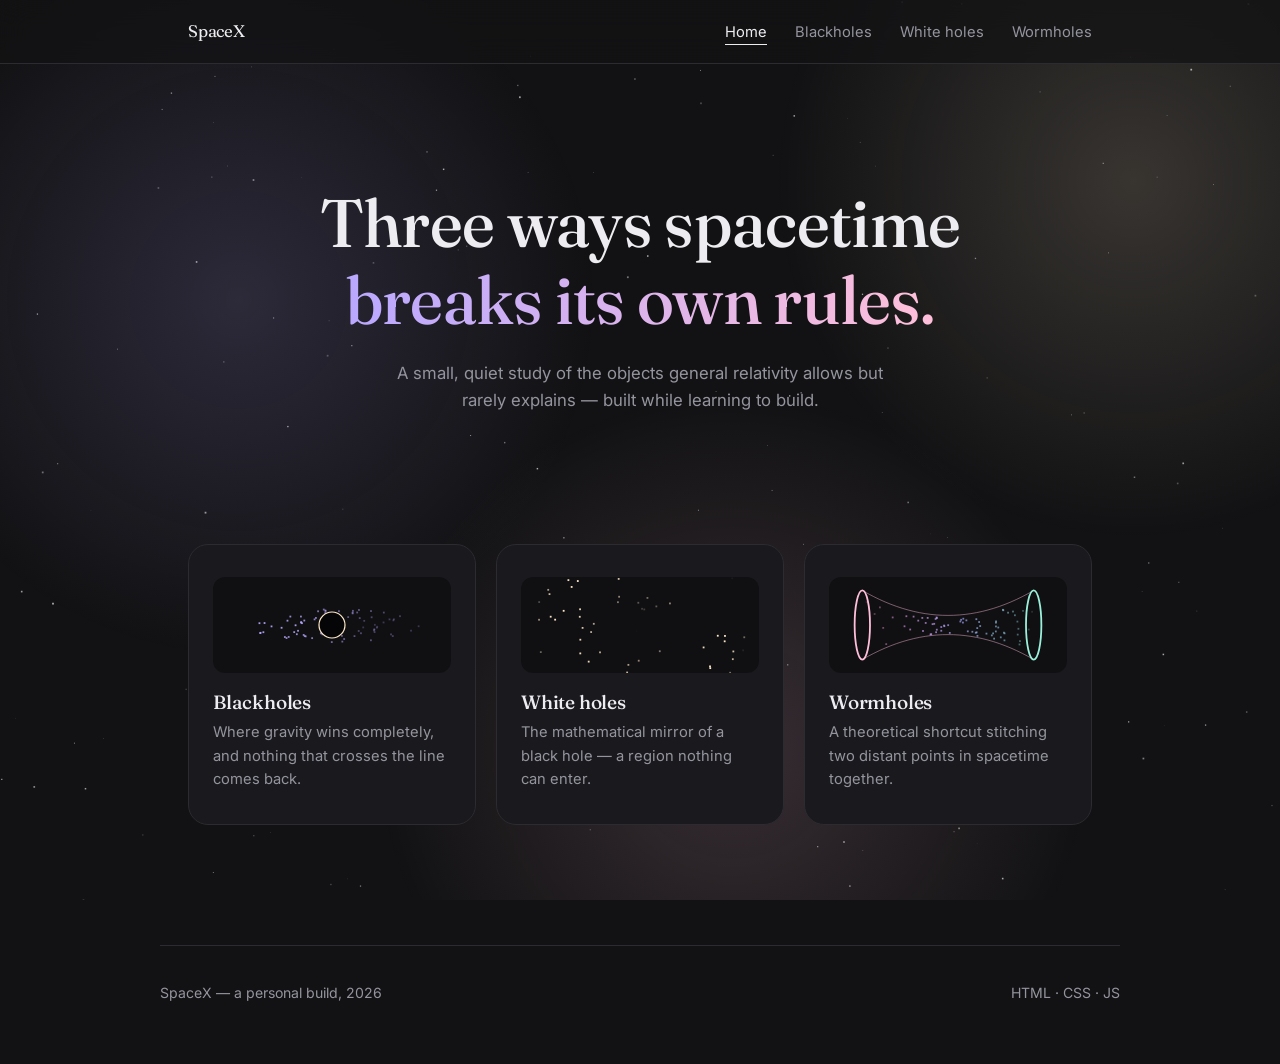
<file: index.html>
<!DOCTYPE html>
<html lang="en">
<head>
<meta charset="UTF-8">
<meta name="viewport" content="width=device-width, initial-scale=1.0">
<title>SpaceX — a small study of extreme spacetime</title>
<link rel="preconnect" href="https://fonts.googleapis.com">
<link rel="preconnect" href="https://fonts.gstatic.com" crossorigin>
<link href="https://fonts.googleapis.com/css2?family=Fraunces:opsz,wght@9..144,400;9..144,500&family=Inter:wght@400;500&display=swap" rel="stylesheet">
<link rel="stylesheet" href="style.css">
</head>
<body data-page="home">
<canvas id="sky" class="sky" aria-hidden="true"></canvas>

<nav class="nav">
  <div class="nav-inner">
    <span class="nav-brand">SpaceX</span>
    <ul class="nav-links">
      <li><a href="index.html" data-page="home">Home</a></li>
      <li><a href="blackholes.html" data-page="black">Blackholes</a></li>
      <li><a href="whiteholes.html" data-page="white">White holes</a></li>
      <li><a href="wormholes.html" data-page="worm">Wormholes</a></li>
    </ul>
  </div>
</nav>

<header class="wrap hero">
  <h1>Three ways spacetime<br><em>breaks its own rules.</em></h1>
  <p>A small, quiet study of the objects general relativity allows but rarely explains — built while learning to build.</p>
</header>

<main class="wrap">
  <div class="portals">
    <a class="portal" data-p="black" href="blackholes.html" style="--glow:#b9a8ff">
      <canvas class="thumb" aria-hidden="true"></canvas>
      <h3>Blackholes</h3>
      <p>Where gravity wins completely, and nothing that crosses the line comes back.</p>
    </a>
    <a class="portal" data-p="white" href="whiteholes.html" style="--glow:#ffe9c9">
      <canvas class="thumb" aria-hidden="true"></canvas>
      <h3>White holes</h3>
      <p>The mathematical mirror of a black hole — a region nothing can enter.</p>
    </a>
    <a class="portal" data-p="worm" href="wormholes.html" style="--glow:#ffbfd9">
      <canvas class="thumb" aria-hidden="true"></canvas>
      <h3>Wormholes</h3>
      <p>A theoretical shortcut stitching two distant points in spacetime together.</p>
    </a>
  </div>
</main>

<footer class="footer wrap">
  <span>SpaceX — a personal build, 2026</span>
  <span>HTML · CSS · JS</span>
</footer>

<script src="script.js"></script>
<script src="home.js"></script>
</body>
</html>
</file>
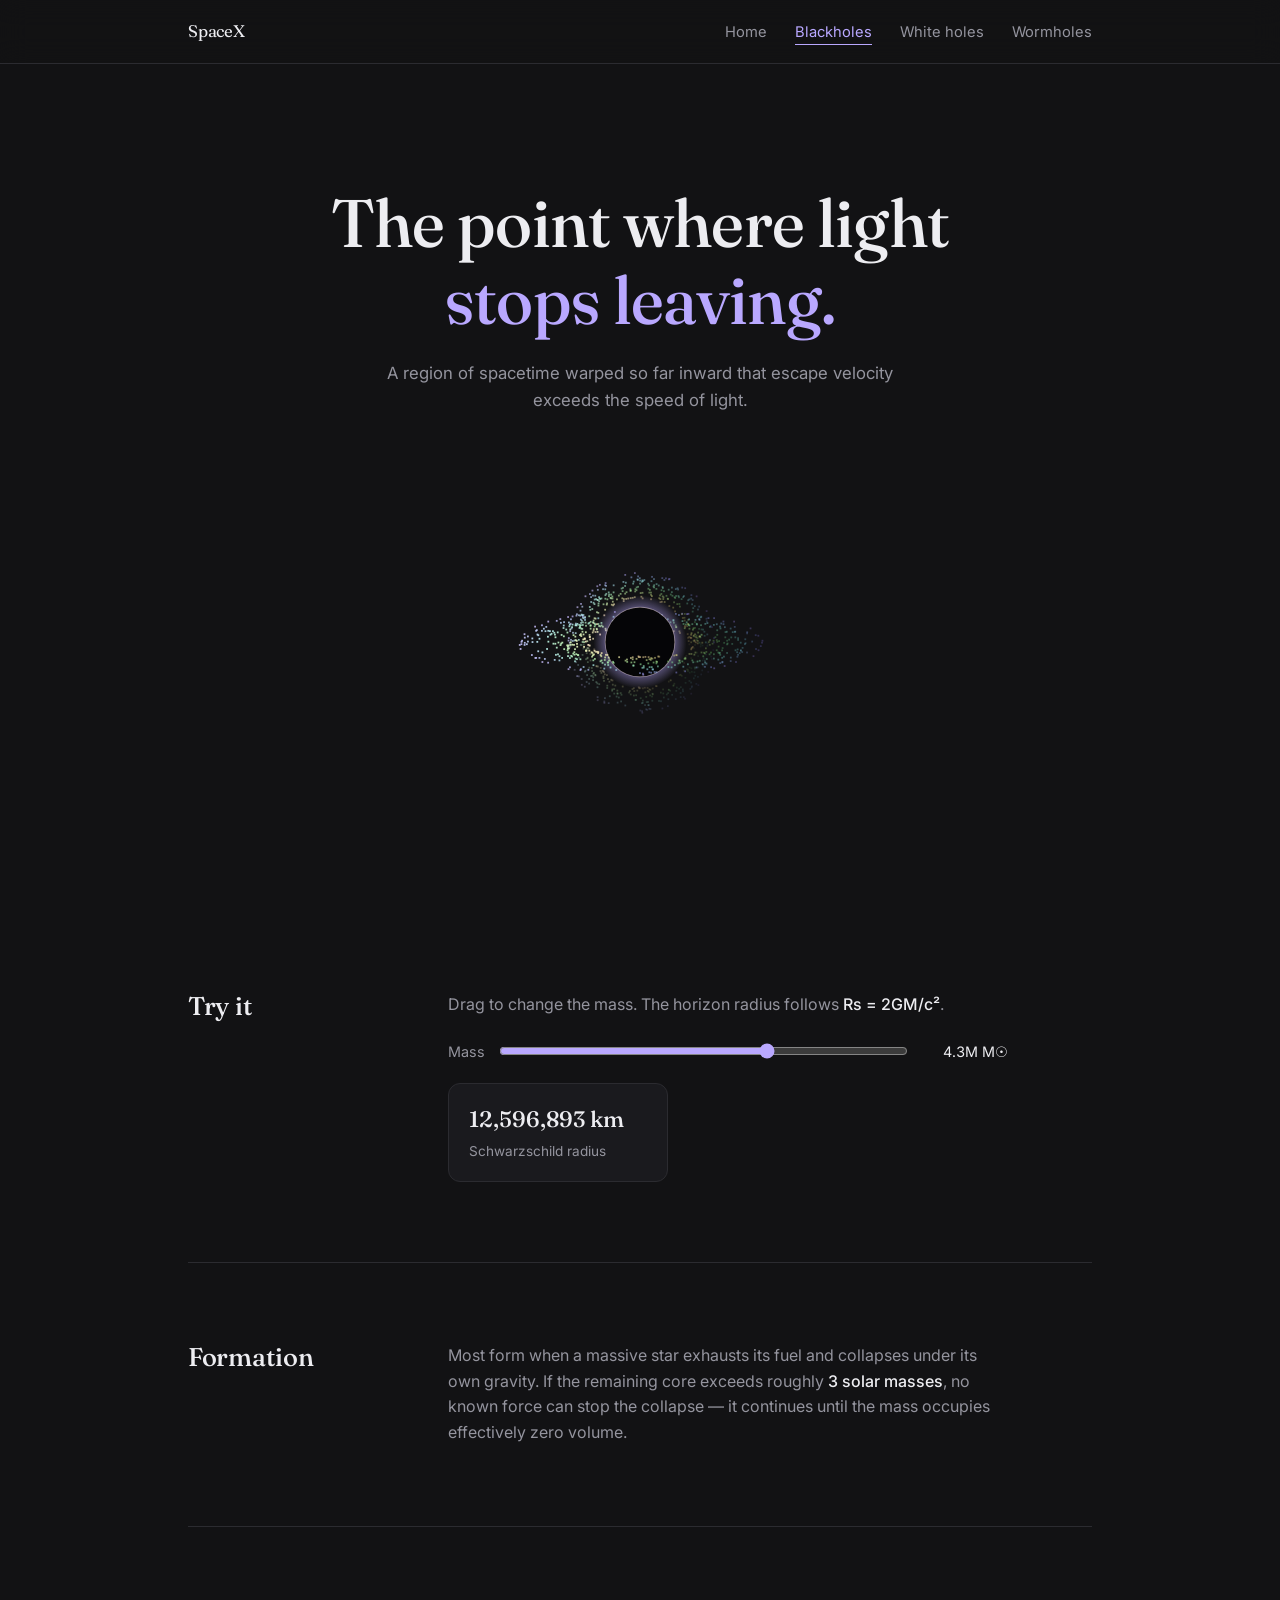
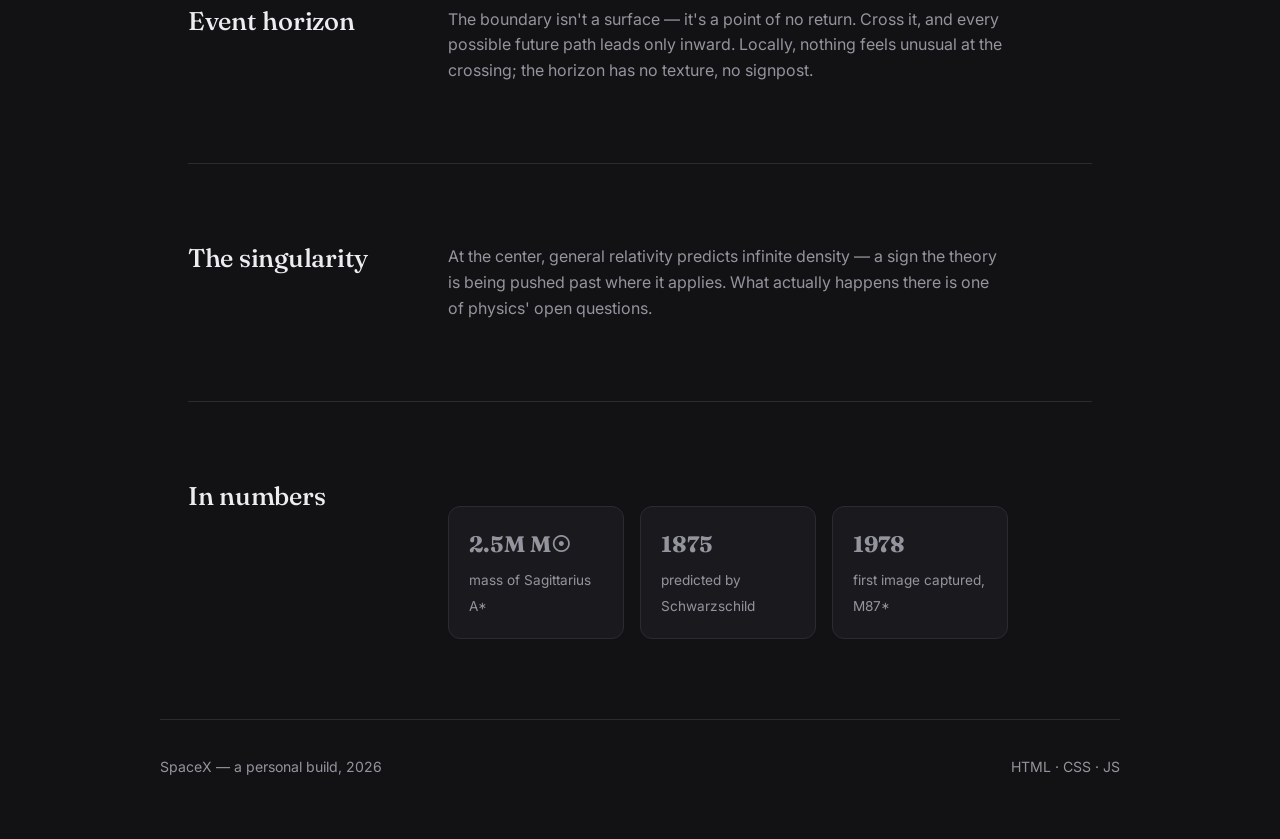
<file: blackholes.html>
<!DOCTYPE html>
<html lang="en">
<head>
<meta charset="UTF-8">
<meta name="viewport" content="width=device-width, initial-scale=1.0">
<title>Blackholes — SpaceX</title>
<link rel="preconnect" href="https://fonts.googleapis.com">
<link rel="preconnect" href="https://fonts.gstatic.com" crossorigin>
<link href="https://fonts.googleapis.com/css2?family=Fraunces:opsz,wght@9..144,400;9..144,500&family=Inter:wght@400;500&display=swap" rel="stylesheet">
<link rel="stylesheet" href="style.css">
</head>
<body data-page="black" class="page-black">

<nav class="nav">
  <div class="nav-inner">
    <span class="nav-brand">SpaceX</span>
    <ul class="nav-links">
      <li><a href="index.html" data-page="home">Home</a></li>
      <li><a href="blackholes.html" data-page="black">Blackholes</a></li>
      <li><a href="whiteholes.html" data-page="white">White holes</a></li>
      <li><a href="wormholes.html" data-page="worm">Wormholes</a></li>
    </ul>
  </div>
</nav>

<header class="wrap hero">
  <h1>The point where light<br><em>stops leaving.</em></h1>
  <p>A region of spacetime warped so far inward that escape velocity exceeds the speed of light.</p>
  <canvas id="fx" class="fx" aria-hidden="true"></canvas>
</header>

<main class="wrap">

  <section class="section reveal">
    <div class="section-head">
      <h2>Try it</h2>
      <div class="section-body demo">
        <p>Drag to change the mass. The horizon radius follows <strong>Rs = 2GM/c²</strong>.</p>
        <label class="slider"><span>Mass</span><input type="range" id="mass" min="0" max="10" step="0.01" value="6.63"><output id="massOut"></output></label>
        <div class="readout"><b id="rsOut"></b><span>Schwarzschild radius</span></div>
      </div>
    </div>
  </section>
  <section class="section reveal">
    <div class="section-head">
      <h2>Formation</h2>
      <div class="section-body">
        <p>Most form when a massive star exhausts its fuel and collapses under its own gravity. If the remaining core exceeds roughly <strong>3 solar masses</strong>, no known force can stop the collapse — it continues until the mass occupies effectively zero volume.</p>
      </div>
    </div>
  </section>

  <section class="section reveal">
    <div class="section-head">
      <h2>Event horizon</h2>
      <div class="section-body">
        <p>The boundary isn't a surface — it's a point of no return. Cross it, and every possible future path leads only inward. Locally, nothing feels unusual at the crossing; the horizon has no texture, no signpost.</p>
      </div>
    </div>
  </section>

  <section class="section reveal">
    <div class="section-head">
      <h2>The singularity</h2>
      <div class="section-body">
        <p>At the center, general relativity predicts infinite density — a sign the theory is being pushed past where it applies. What actually happens there is one of physics' open questions.</p>
      </div>
    </div>
  </section>


  <section class="section reveal">
    <div class="section-head">
      <h2>In numbers</h2>
      <div class="section-body">
        <div class="facts">
          <div class="fact"><b>4.3M M☉</b><span>mass of Sagittarius A*</span></div>
          <div class="fact"><b>1916</b><span>predicted by Schwarzschild</span></div>
          <div class="fact"><b>2019</b><span>first image captured, M87*</span></div>
        </div>
      </div>
    </div>
  </section>

</main>

<footer class="footer wrap">
  <span>SpaceX — a personal build, 2026</span>
  <span>HTML · CSS · JS</span>
</footer>

<script src="script.js"></script>
<script src="fx.js"></script>
</body>
</html>
</file>
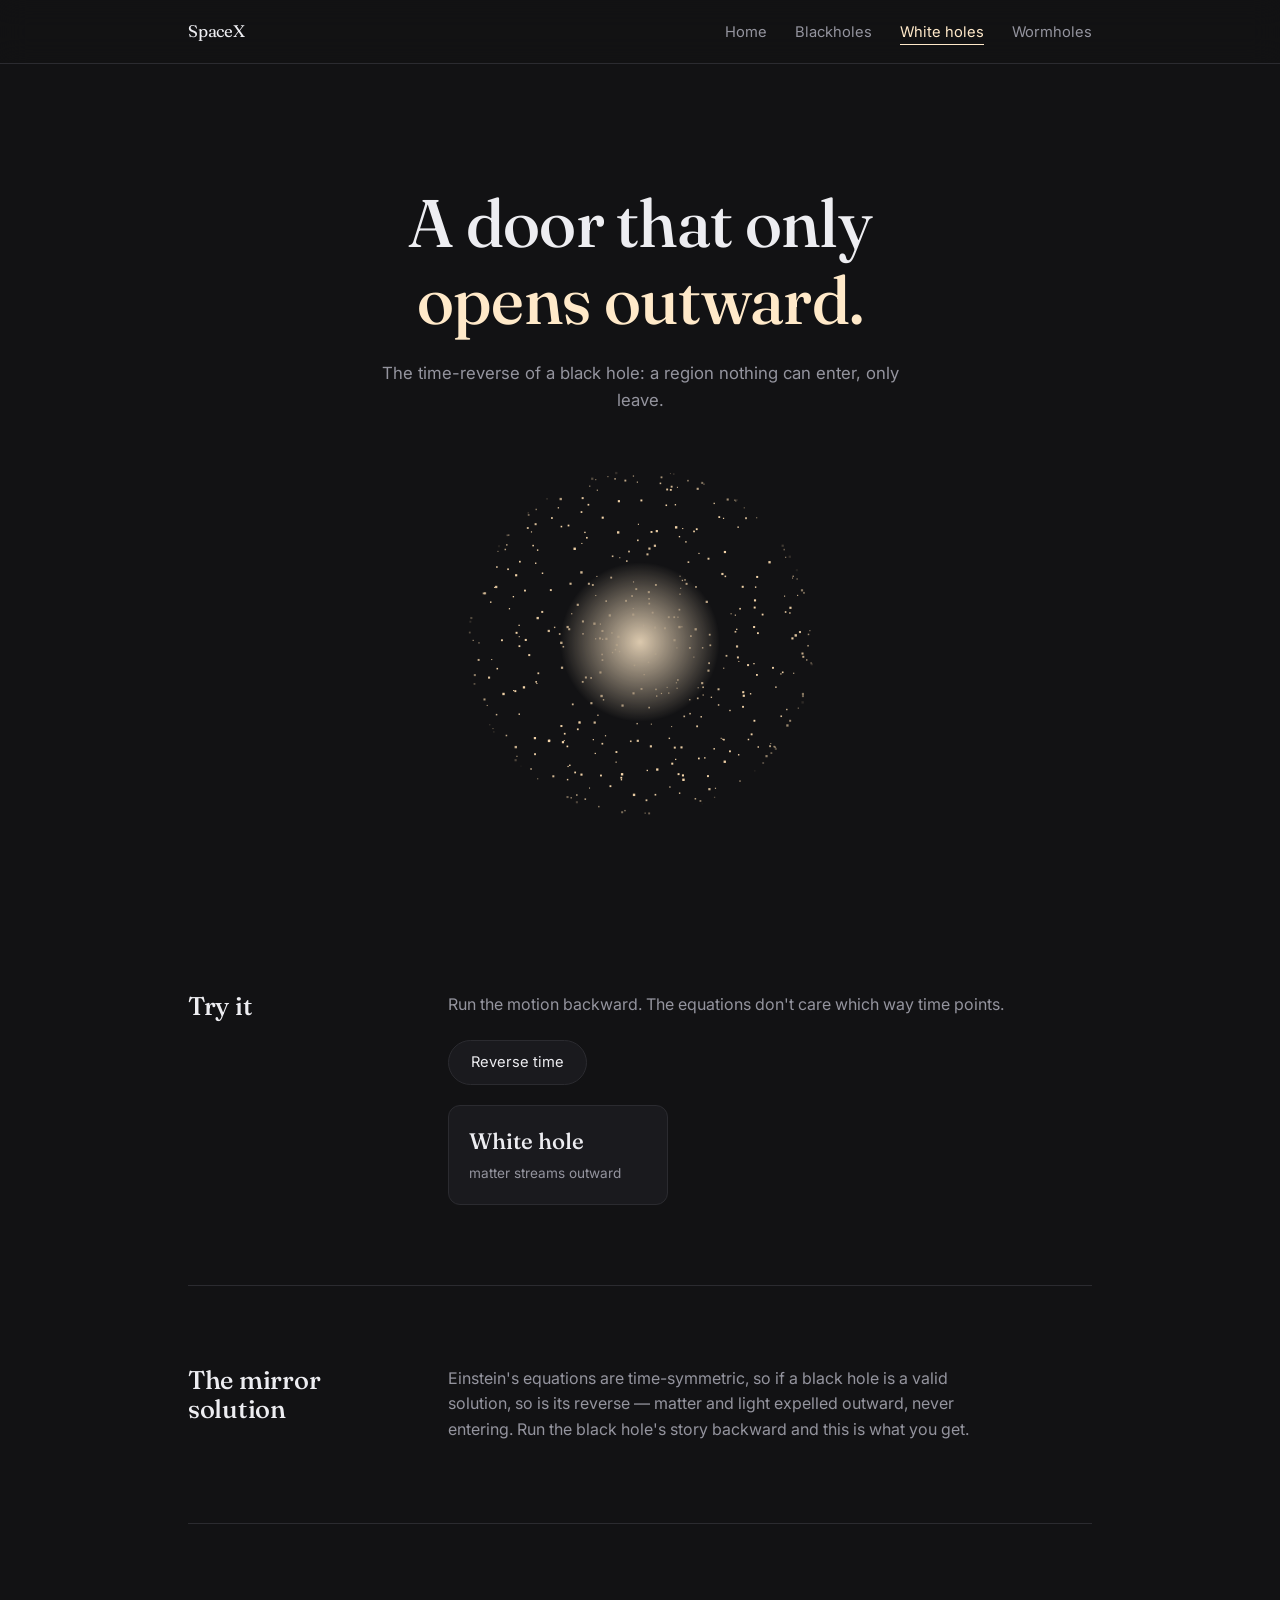
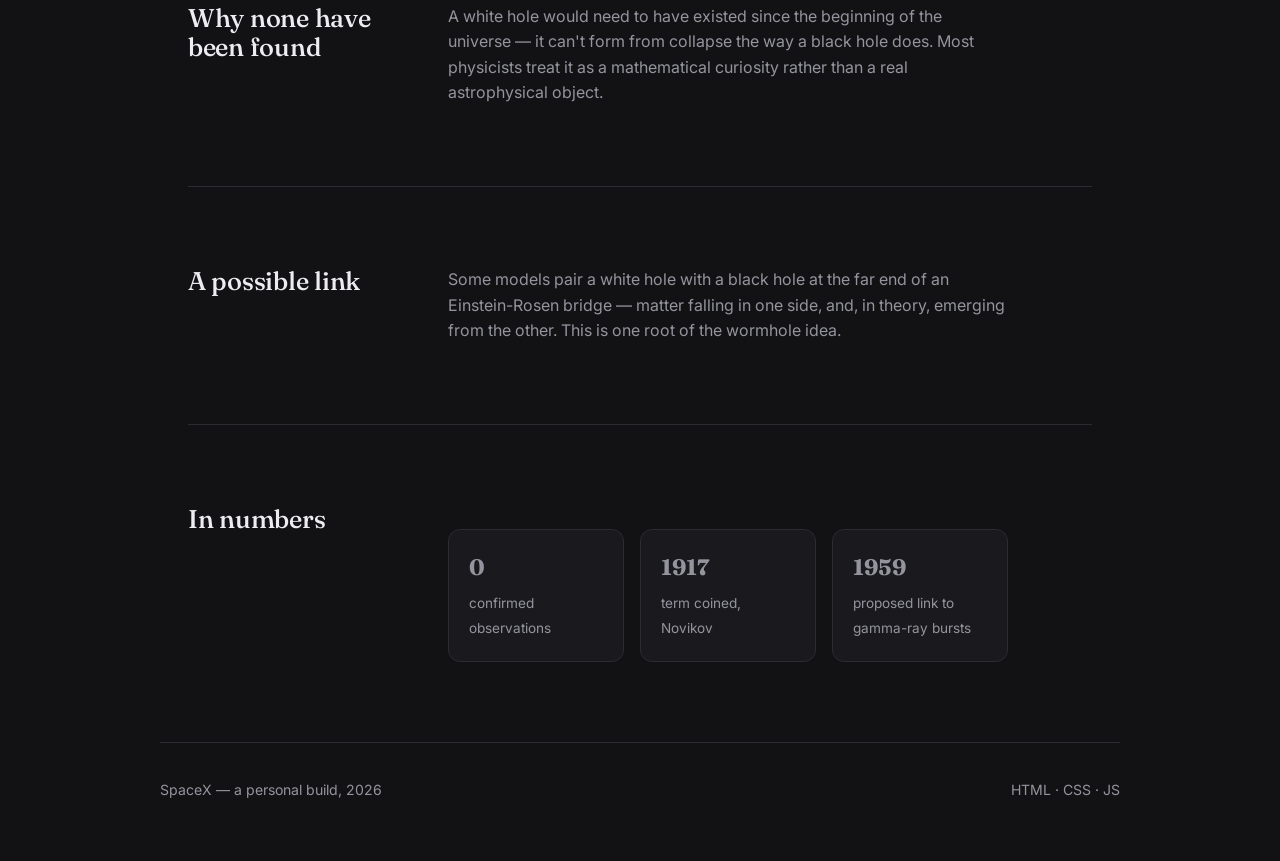
<file: whiteholes.html>
<!DOCTYPE html>
<html lang="en">
<head>
<meta charset="UTF-8">
<meta name="viewport" content="width=device-width, initial-scale=1.0">
<title>White holes — SpaceX</title>
<link rel="preconnect" href="https://fonts.googleapis.com">
<link rel="preconnect" href="https://fonts.gstatic.com" crossorigin>
<link href="https://fonts.googleapis.com/css2?family=Fraunces:opsz,wght@9..144,400;9..144,500&family=Inter:wght@400;500&display=swap" rel="stylesheet">
<link rel="stylesheet" href="style.css">
</head>
<body data-page="white" class="page-white">

<nav class="nav">
  <div class="nav-inner">
    <span class="nav-brand">SpaceX</span>
    <ul class="nav-links">
      <li><a href="index.html" data-page="home">Home</a></li>
      <li><a href="blackholes.html" data-page="black">Blackholes</a></li>
      <li><a href="whiteholes.html" data-page="white">White holes</a></li>
      <li><a href="wormholes.html" data-page="worm">Wormholes</a></li>
    </ul>
  </div>
</nav>

<header class="wrap hero">
  <h1>A door that only<br><em>opens outward.</em></h1>
  <p>The time-reverse of a black hole: a region nothing can enter, only leave.</p>
  <canvas id="fx" class="fx" aria-hidden="true"></canvas>
</header>

<main class="wrap">
  <section class="section reveal">
    <div class="section-head">
      <h2>Try it</h2>
      <div class="section-body demo">
        <p>Run the motion backward. The equations don't care which way time points.</p>
        <button class="btn" id="rev" type="button" aria-pressed="false">Reverse time</button>
        <div class="readout"><b id="state">White hole</b><span id="stateSub">matter streams outward</span></div>
      </div>
    </div>
  </section>

  <section class="section reveal">
    <div class="section-head">
      <h2>The mirror solution</h2>
      <div class="section-body">
        <p>Einstein's equations are time-symmetric, so if a black hole is a valid solution, so is its reverse — matter and light expelled outward, never entering. Run the black hole's story backward and this is what you get.</p>
      </div>
    </div>
  </section>

  <section class="section reveal">
    <div class="section-head">
      <h2>Why none have been found</h2>
      <div class="section-body">
        <p>A white hole would need to have existed since the beginning of the universe — it can't form from collapse the way a black hole does. Most physicists treat it as a mathematical curiosity rather than a real astrophysical object.</p>
      </div>
    </div>
  </section>

  <section class="section reveal">
    <div class="section-head">
      <h2>A possible link</h2>
      <div class="section-body">
        <p>Some models pair a white hole with a black hole at the far end of an Einstein-Rosen bridge — matter falling in one side, and, in theory, emerging from the other. This is one root of the wormhole idea.</p>
      </div>
    </div>
  </section>

  

  <section class="section reveal">
    <div class="section-head">
      <h2>In numbers</h2>
      <div class="section-body">
        <div class="facts">
          <div class="fact"><b>0</b><span>confirmed observations</span></div>
          <div class="fact"><b>1964</b><span>term coined, Novikov</span></div>
          <div class="fact"><b>2006</b><span>proposed link to gamma-ray bursts</span></div>
        </div>
      </div>
    </div>
  </section>

</main>

<footer class="footer wrap">
  <span>SpaceX — a personal build, 2026</span>
  <span>HTML · CSS · JS</span>
</footer>

<script src="script.js"></script>
<script src="fx.js"></script>
</body>
</html>
</file>
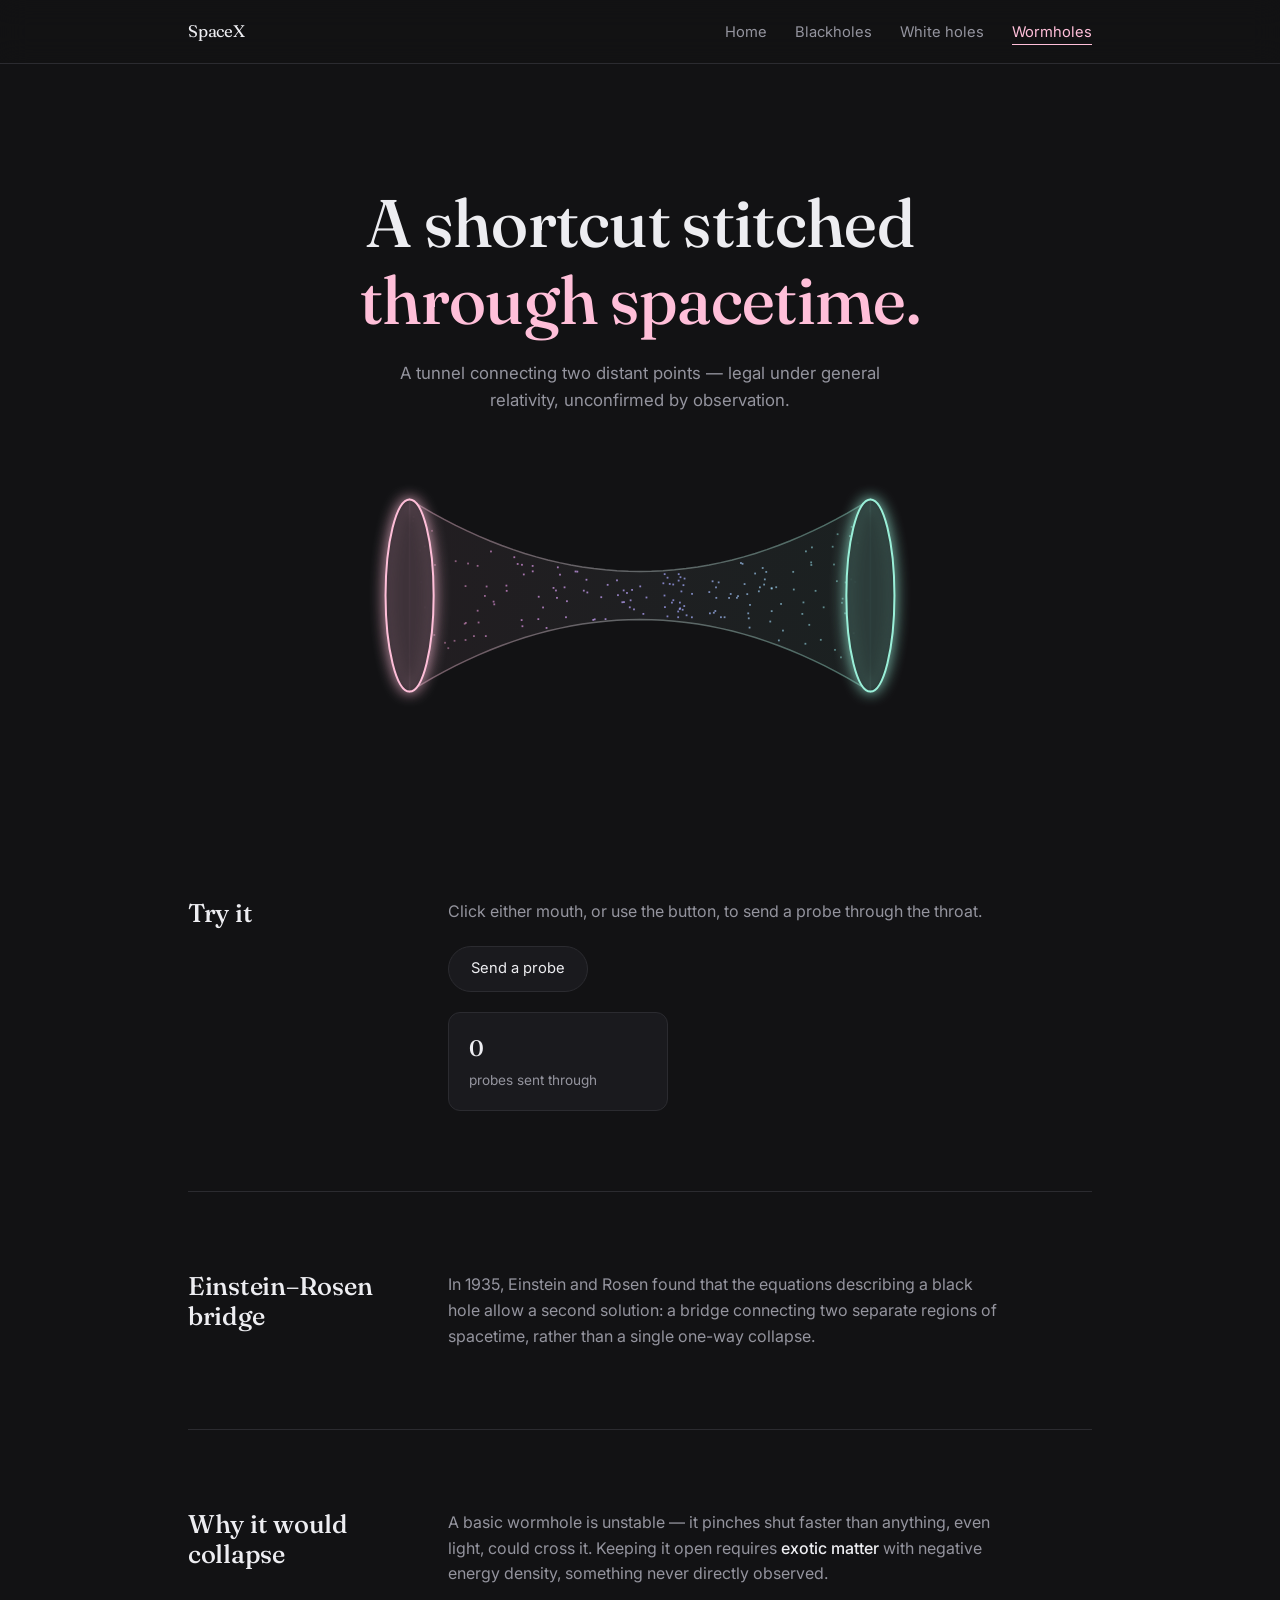
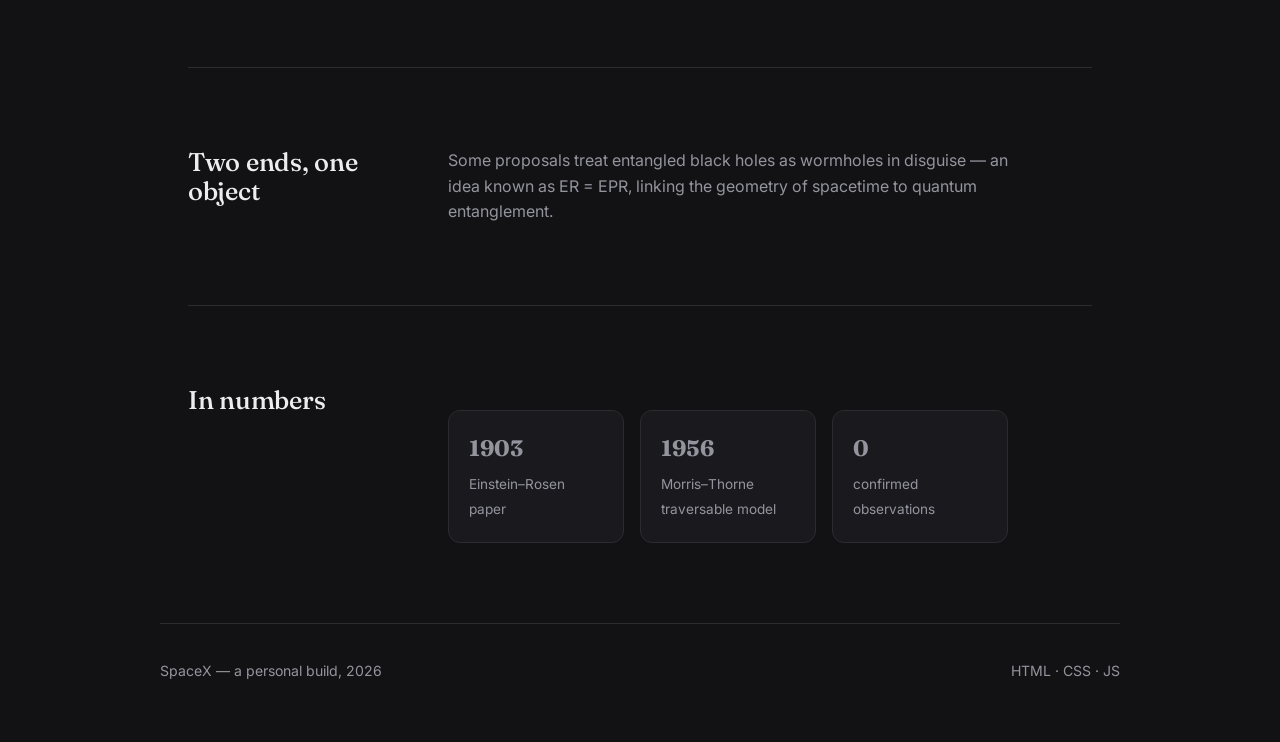
<file: wormholes.html>
<!DOCTYPE html>
<html lang="en">
<head>
<meta charset="UTF-8">
<meta name="viewport" content="width=device-width, initial-scale=1.0">
<title>Wormholes — SpaceX</title>
<link rel="preconnect" href="https://fonts.googleapis.com">
<link rel="preconnect" href="https://fonts.gstatic.com" crossorigin>
<link href="https://fonts.googleapis.com/css2?family=Fraunces:opsz,wght@9..144,400;9..144,500&family=Inter:wght@400;500&display=swap" rel="stylesheet">
<link rel="stylesheet" href="style.css">
</head>
<body data-page="worm" class="page-worm">

<nav class="nav">
  <div class="nav-inner">
    <span class="nav-brand">SpaceX</span>
    <ul class="nav-links">
      <li><a href="index.html" data-page="home">Home</a></li>
      <li><a href="blackholes.html" data-page="black">Blackholes</a></li>
      <li><a href="whiteholes.html" data-page="white">White holes</a></li>
      <li><a href="wormholes.html" data-page="worm">Wormholes</a></li>
    </ul>
  </div>
</nav>

<header class="wrap hero">
  <h1>A shortcut stitched<br><em>through spacetime.</em></h1>
  <p>A tunnel connecting two distant points — legal under general relativity, unconfirmed by observation.</p>
  <canvas id="fx" class="fx fx-wide" aria-hidden="true"></canvas>
</header>

<main class="wrap">

   <section class="section reveal">
    <div class="section-head">
      <h2>Try it</h2>
      <div class="section-body demo">
        <p>Click either mouth, or use the button, to send a probe through the throat.</p>
        <button class="btn" id="send" type="button">Send a probe</button>
        <div class="readout"><b id="trips">0</b><span>probes sent through</span></div>
      </div>
    </div>
  </section>

  <section class="section reveal">
    <div class="section-head">
      <h2>Einstein–Rosen bridge</h2>
      <div class="section-body">
        <p>In 1935, Einstein and Rosen found that the equations describing a black hole allow a second solution: a bridge connecting two separate regions of spacetime, rather than a single one-way collapse.</p>
      </div>
    </div>
  </section>

  <section class="section reveal">
    <div class="section-head">
      <h2>Why it would collapse</h2>
      <div class="section-body">
        <p>A basic wormhole is unstable — it pinches shut faster than anything, even light, could cross it. Keeping it open requires <strong>exotic matter</strong> with negative energy density, something never directly observed.</p>
      </div>
    </div>
  </section>

  <section class="section reveal">
    <div class="section-head">
      <h2>Two ends, one object</h2>
      <div class="section-body">
        <p>Some proposals treat entangled black holes as wormholes in disguise — an idea known as ER = EPR, linking the geometry of spacetime to quantum entanglement.</p>
      </div>
    </div>
  </section>

 

  <section class="section reveal">
    <div class="section-head">
      <h2>In numbers</h2>
      <div class="section-body">
        <div class="facts">
          <div class="fact"><b>1935</b><span>Einstein–Rosen paper</span></div>
          <div class="fact"><b>1988</b><span>Morris–Thorne traversable model</span></div>
          <div class="fact"><b>0</b><span>confirmed observations</span></div>
        </div>
      </div>
    </div>
  </section>

</main>

<footer class="footer wrap">
  <span>SpaceX — a personal build, 2026</span>
  <span>HTML · CSS · JS</span>
</footer>

<script src="script.js"></script>
<script src="fx.js"></script>
</body>
</html>
</file>
<file: style.css>
/* ===== Tokens ===== */
:root{
  --bg: #121214;
  --surface: #1a1a1e;
  --surface-2: #202024;
  --text: #ededf1;
  --muted: #94949e;
  --line: #2b2b30;

  --accent-black: #b9a8ff;   /* blackholes — soft lavender */
  --accent-white: #ffe9c9;   /* whiteholes — soft warm cream */
  --accent-worm-a: #ffbfd9;  /* wormholes — soft pink */
  --accent-worm-b: #9af0d9;  /* wormholes — soft mint */

  --radius-s: 12px;
  --radius-m: 20px;
  --radius-l: 32px;

  --ease: cubic-bezier(.16,.84,.32,1);
}

*{ box-sizing:border-box; margin:0; padding:0; }
html{ scroll-behavior:smooth; }

@media (prefers-reduced-motion: reduce){
  html{ scroll-behavior:auto; }
  *{ animation-duration:0.001ms !important; transition-duration:0.001ms !important; }
}

body{
  background:var(--bg);
  color:var(--text);
  font-family:'Inter', system-ui, sans-serif;
  line-height:1.6;
  -webkit-font-smoothing:antialiased;
  overflow-x:hidden;
}

h1,h2,h3{
  font-family:'Fraunces', Georgia, serif;
  font-weight:500;
  letter-spacing:-0.01em;
  line-height:1.15;
}

a{ color:inherit; text-decoration:none; }

img,svg{ display:block; max-width:100%; }

::selection{ background:var(--accent-black); color:#111; }

:focus-visible{
  outline:2px solid var(--accent-black);
  outline-offset:3px;
  border-radius:6px;
}

/* ===== Layout shell ===== */
.wrap{
  max-width:960px;
  margin:0 auto;
  padding:0 28px;
}

/* ===== Navbar ===== */
.nav{
  position:sticky;
  top:0;
  z-index:100;
  backdrop-filter:blur(14px) saturate(140%);
  background:rgba(18,18,20,0.72);
  border-bottom:1px solid var(--line);
}
.nav-inner{
  max-width:960px;
  margin:0 auto;
  padding:18px 28px;
  display:flex;
  align-items:center;
  justify-content:space-between;
}
.nav-brand{
  font-family:'Fraunces', serif;
  font-size:1.05rem;
  letter-spacing:-0.01em;
}
.nav-links{
  display:flex;
  gap:28px;
  list-style:none;
}
.nav-links a{
  position:relative;
  font-size:0.92rem;
  color:var(--muted);
  transition:color .3s var(--ease);
  padding-bottom:4px;
}
.nav-links a::after{
  content:"";
  position:absolute;
  left:0; bottom:0;
  width:0%;
  height:1px;
  background:currentColor;
  transition:width .35s var(--ease);
}
.nav-links a:hover,
.nav-links a.active{
  color:var(--text);
}
.nav-links a.active::after,
.nav-links a:hover::after{
  width:100%;
}

/* ===== Hero ===== */
.hero{
  padding:120px 0 90px;
  text-align:center;
}
.hero h1{
  font-size:clamp(2.4rem, 6vw, 4.2rem);
  max-width:760px;
  margin:0 auto 22px;
}
.hero p{
  max-width:520px;
  margin:0 auto;
  color:var(--muted);
  font-size:1.05rem;
}
.orb{
  width:220px;
  height:220px;
  margin:56px auto 0;
  border-radius:50%;
  position:relative;
}

/* ===== Portal grid (home) ===== */
.portals{
  display:grid;
  grid-template-columns:repeat(3, 1fr);
  gap:20px;
  padding:40px 0 120px;
}
.portal{
  background:var(--surface);
  border:1px solid var(--line);
  border-radius:var(--radius-m);
  padding:32px 24px;
  transition:transform .45s var(--ease), border-color .45s var(--ease), background .45s var(--ease);
}
.portal:hover{
  transform:translateY(-6px);
  border-color:var(--glow, var(--accent-black));
  background:var(--surface-2);
}
.portal-dot{
  width:14px; height:14px;
  border-radius:50%;
  background:var(--glow, var(--accent-black));
  margin-bottom:18px;
  box-shadow:0 0 24px var(--glow, var(--accent-black));
}
.portal h3{ font-size:1.2rem; margin-bottom:8px; }
.portal p{ color:var(--muted); font-size:0.92rem; }

@media (max-width:720px){
  .portals{ grid-template-columns:1fr; }
}

/* ===== Content sections (inner pages) ===== */
.section{
  padding:80px 0;
  border-top:1px solid var(--line);
}
.section:first-of-type{ border-top:none; }
.section-head{
  display:grid;
  grid-template-columns:220px 1fr;
  gap:40px;
}
.section-head h2{ font-size:1.6rem; }
.section-body{ color:var(--muted); max-width:560px; }
.section-body strong{ color:var(--text); font-weight:500; }

@media (max-width:720px){
  .section-head{ grid-template-columns:1fr; gap:14px; }
}

/* scroll-reveal (single deliberate pass, not per-card default) */
.reveal{
  opacity:0;
  transform:translateY(18px);
  transition:opacity .8s var(--ease), transform .8s var(--ease);
}
.reveal.in{
  opacity:1;
  transform:translateY(0);
}

/* ===== Stat / fact strip ===== */
.facts{
  display:grid;
  grid-template-columns:repeat(3,1fr);
  gap:16px;
  margin-top:24px;
}
.fact{
  background:var(--surface);
  border:1px solid var(--line);
  border-radius:var(--radius-s);
  padding:20px;
}
.fact b{
  display:block;
  font-family:'Fraunces', serif;
  font-size:1.4rem;
  margin-bottom:4px;
}
.fact span{ color:var(--muted); font-size:0.85rem; }

@media (max-width:720px){
  .facts{ grid-template-columns:1fr 1fr; }
}

/* ===== Page accents ===== */
.page-black .orb{
  background:radial-gradient(circle at 50% 50%, transparent 0%, transparent 38%, var(--accent-black) 40%, rgba(185,168,255,0.06) 62%, transparent 72%);
  box-shadow:0 0 90px 10px rgba(185,168,255,0.18);
  animation:spin 30s linear infinite;
}
.page-white .orb{
  background:radial-gradient(circle at 50% 50%, var(--accent-white) 0%, rgba(255,233,201,0.35) 30%, transparent 70%);
  box-shadow:0 0 120px 30px rgba(255,233,201,0.25);
  animation:pulse 5s ease-in-out infinite;
}
.page-worm .orb{
  background:conic-gradient(from 0deg, var(--accent-worm-a), var(--accent-worm-b), var(--accent-worm-a));
  filter:blur(0.5px);
  box-shadow:0 0 90px 10px rgba(154,240,217,0.2);
  animation:spin 12s linear infinite;
}
@keyframes spin{ to{ transform:rotate(360deg); } }
@keyframes pulse{
  0%,100%{ transform:scale(1); opacity:1; }
  50%{ transform:scale(1.08); opacity:0.85; }
}

.page-black .portal[data-p="black"]{ --glow: var(--accent-black); }
.page-black .nav-links a.active,
.page-black h1 em{ color:var(--accent-black); font-style:normal; }

.page-white .portal[data-p="white"]{ --glow: var(--accent-white); }
.page-white .nav-links a.active,
.page-white h1 em{ color:var(--accent-white); font-style:normal; }

.page-worm .portal[data-p="worm"]{ --glow: var(--accent-worm-a); }
.page-worm .nav-links a.active,
.page-worm h1 em{ color:var(--accent-worm-a); font-style:normal; }

/* ===== Footer ===== */
.footer{
  border-top:1px solid var(--line);
  padding:36px 0 60px;
  color:var(--muted);
  font-size:0.88rem;
  display:flex;
  justify-content:space-between;
  flex-wrap:wrap;
  gap:12px;
}

/* ===== Canvas scenes ===== */
.page-black{ --acc: var(--accent-black); }
.page-white{ --acc: var(--accent-white); }
.page-worm{ --acc: var(--accent-worm-a); }
.fx{ display:block; width:min(100%, 360px); aspect-ratio:1; margin:48px auto 0; }
.fx-wide{ width:min(100%, 640px); aspect-ratio:2.4; }

body[data-page="home"] h1 em{
  font-style:normal;
  background:linear-gradient(90deg, var(--accent-black), var(--accent-worm-a));
  -webkit-background-clip:text; background-clip:text; color:transparent;
}

/* ===== Interactive demos ===== */
.demo p{ margin-bottom:22px; }
.slider{
  display:grid; grid-template-columns:auto 1fr auto; gap:14px; align-items:center;
  color:var(--muted); font-size:0.9rem;
}
.slider input{ accent-color:var(--acc); width:100%; }
.slider output{ color:var(--text); min-width:6em; text-align:right; font-variant-numeric:tabular-nums; }
.readout{
  display:block; width:fit-content; min-width:220px; margin-top:20px;
  background:var(--surface); border:1px solid var(--line);
  border-radius:var(--radius-s); padding:18px 20px;
}
.readout b{ display:block; font-family:'Fraunces', serif; font-weight:500; font-size:1.4rem; color:var(--text); }
.readout span{ font-size:0.85rem; }
.btn{
  font:inherit; font-size:0.92rem; color:var(--text);
  background:var(--surface); border:1px solid var(--line); border-radius:999px;
  padding:10px 22px; cursor:pointer;
  transition:border-color .3s var(--ease), background .3s var(--ease), transform .3s var(--ease);
}
.btn:hover{ border-color:var(--acc); background:var(--surface-2); transform:translateY(-2px); }

/* ===== Small screens: keep nav on one row ===== */
@media (max-width:480px){
  .nav-inner{ padding:14px 18px; }
  .nav-brand{ font-size:0.95rem; }
  .nav-links{ gap:14px; }
  .nav-links a{ font-size:0.8rem; }
  .slider{ grid-template-columns:1fr auto; }
  .slider span{ grid-column:1 / -1; }
}

/* ===== Home: sky + portal thumbnails ===== */
.sky{ position:fixed; inset:0; width:100%; height:100%; z-index:-1; pointer-events:none; }
.thumb{ display:block; width:100%; height:96px; margin-bottom:18px; border-radius:var(--radius-s); background:rgba(10,10,12,.6); }
</file>
